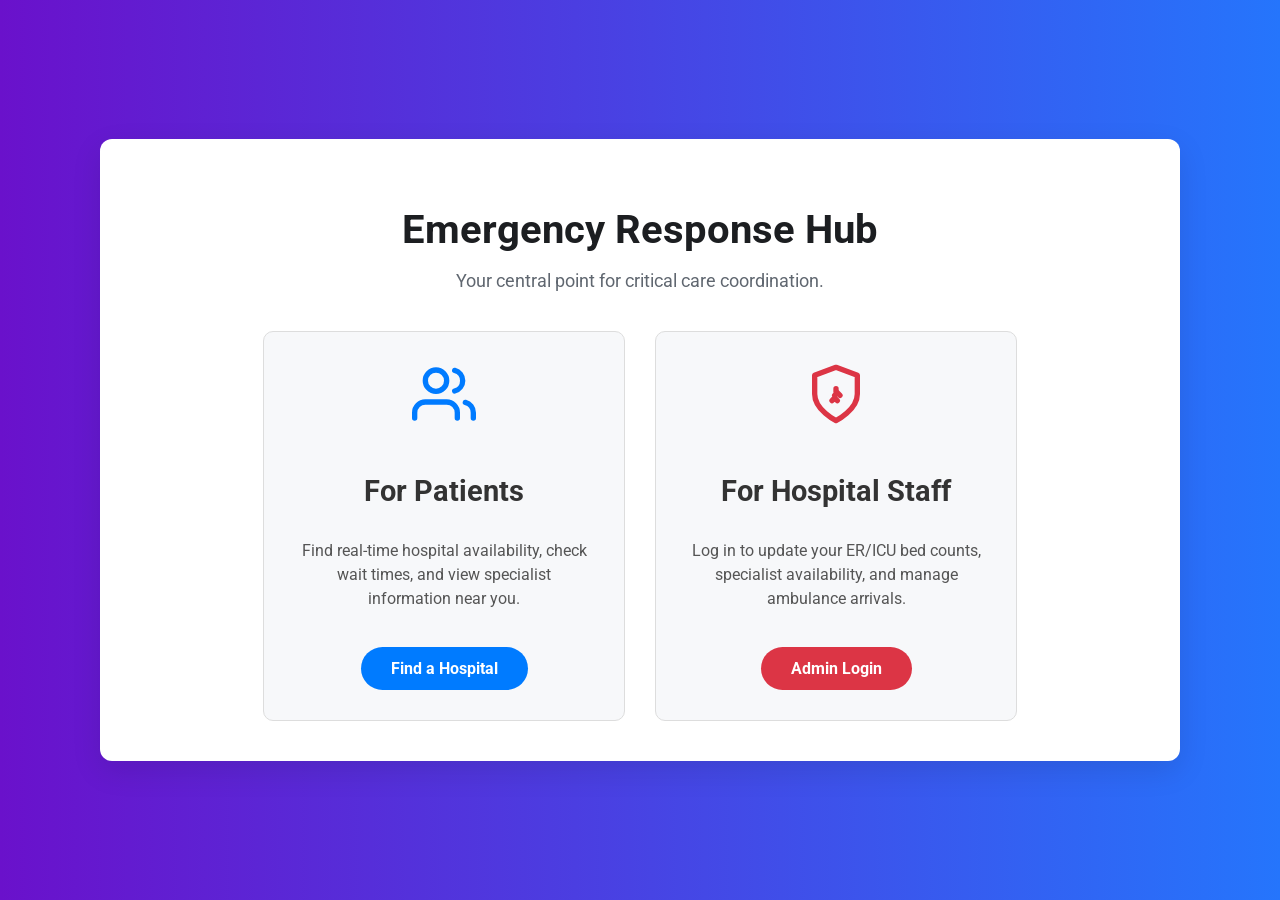
<file: index.html>
<!DOCTYPE html>
<html lang="en">
<head>
    <meta charset="UTF-8">
    <meta name="viewport" content="width=device-width, initial-scale=1.0">
    <title>Welcome to the Emergency Response Hub</title>
    <link rel="stylesheet" href="landing_style.css"> 
    <link href="https://fonts.googleapis.com/css2?family=Roboto:wght@300;400;700&display=swap" rel="stylesheet">
</head>
<body>
    <div class="portal-container">
        <header class="portal-header">
            <h1>Emergency Response Hub</h1>
            <p>Your central point for critical care coordination.</p>
        </header>
        <div class="portal-choices">
            <a href="patient_portal.html" class="portal-card patient-portal">
                <div class="portal-icon">
                    <svg xmlns="http://www.w3.org/2000/svg" width="64" height="64" viewBox="0 0 24 24" fill="none" stroke="currentColor" stroke-width="2" stroke-linecap="round" stroke-linejoin="round"><path d="M17 21v-2a4 4 0 0 0-4-4H5a4 4 0 0 0-4 4v2"></path><circle cx="9" cy="7" r="4"></circle><path d="M23 21v-2a4 4 0 0 0-3-3.87"></path><path d="M16 3.13a4 4 0 0 1 0 7.75"></path></svg>
                </div>
                <h2>For Patients</h2>
                <p>Find real-time hospital availability, check wait times, and view specialist information near you.</p>
                <span class="portal-button">Find a Hospital</span>
            </a>

            <a href="hospital_portal.html" class="portal-card hospital-portal">
                <div class="portal-icon">
                     <svg xmlns="http://www.w3.org/2000/svg" width="64" height="64" viewBox="0 0 24 24" fill="none" stroke="currentColor" stroke-width="2" stroke-linecap="round" stroke-linejoin="round"><path d="M12 22s8-4 8-10V5l-8-3-8 3v7c0 6 8 10 8 10z"></path><path d="M12 11v-1"></path><path d="m12.5 14.5-1-1-1 1"></path><path d="m11.5 12.5 1-1 1 1"></path></svg>
                </div>
                <h2>For Hospital Staff</h2>
                <p>Log in to update your ER/ICU bed counts, specialist availability, and manage ambulance arrivals.</p>
                <span class="portal-button">Admin Login</span>
            </a>
        </div>
    </div>
</body>
</html>
</file>
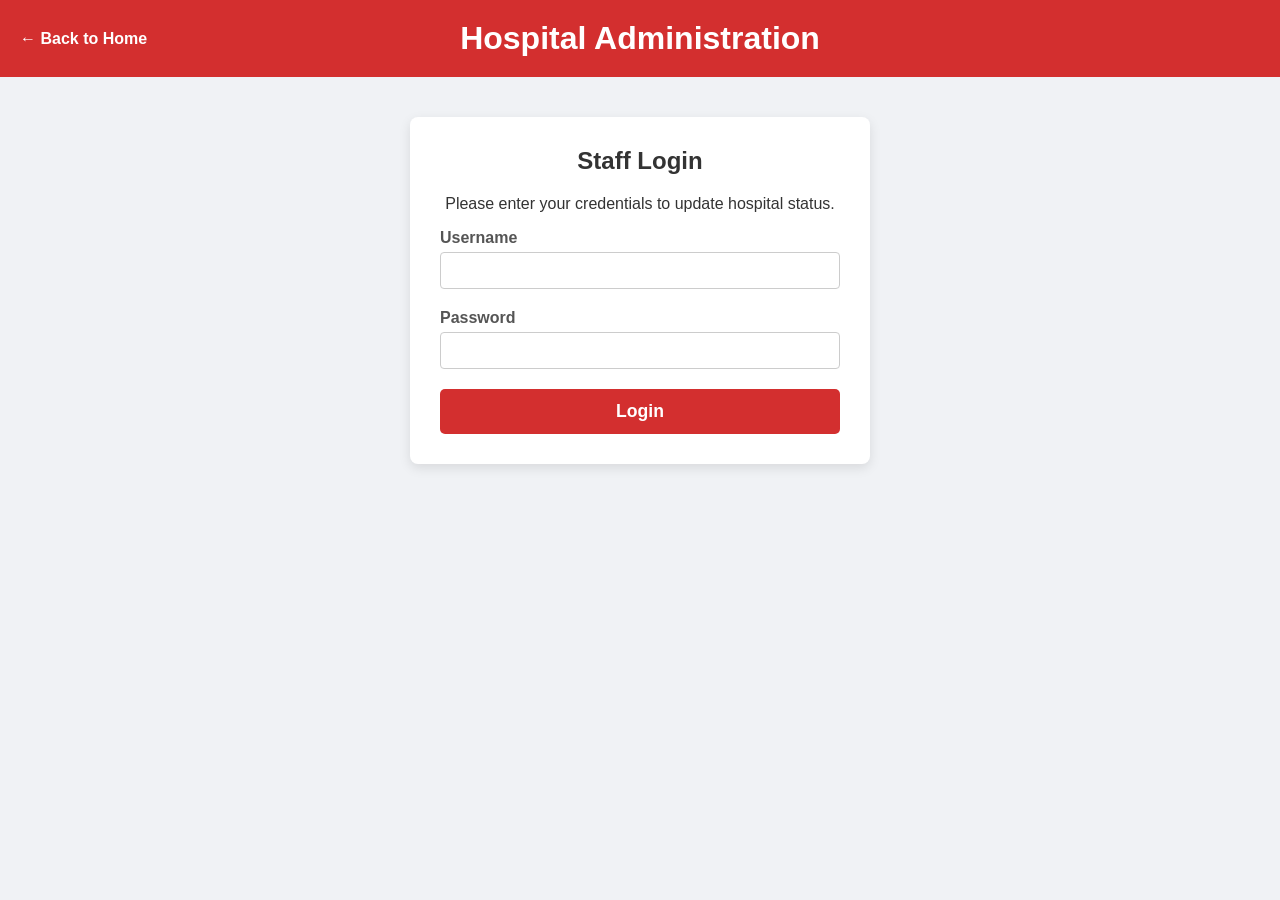
<file: hospital_portal.html>
<!DOCTYPE html>
<html lang="en">
<head>
    <meta charset="UTF-8">
    <meta name="viewport" content="width=device-width, initial-scale=1.0">
    <title>Hospital Admin Portal</title>
    <link rel="stylesheet" href="hospital_style.css">
</head>
<body>
    <header>
        <h1>Hospital Administration</h1>
        <a href="index.html" class="back-link">&larr; Back to Home</a>
    </header>

    <main class="container">
        <!-- The Login Form Section -->
        <div id="login-section">
            <div class="login-card">
                <h2>Staff Login</h2>
                <p>Please enter your credentials to update hospital status.</p>
                <form id="login-form">
                    <div class="input-group">
                        <label for="username">Username</label>
                        <input type="text" id="username" name="username" required>
                    </div>
                    <div class="input-group">
                        <label for="password">Password</label>
                        <input type="password" id="password" name="password" required>
                    </div>
                    <button type="submit" class="login-button">Login</button>
                </form>
            </div>
        </div>

        <!-- The Dashboard Section (Initially Hidden) -->
        <div id="dashboard-section" class="hidden">
            <h2>CMC Hospital, Vellore - Status Dashboard</h2>
            <p>Last updated: September 27, 2025, 10:15 PM</p>

            <div class="dashboard-cards">
                <!-- Card for ER and ICU Beds -->
                <div class="update-card">
                    <h3>Bed Availability</h3>
                    <div class="input-group">
                        <label for="er-beds">Emergency Ward (ER) Beds Available</label>
                        <input type="number" id="er-beds" value="2" min="0">
                    </div>
                    <div class="input-group">
                        <label for="icu-beds">ICU Beds Available</label>
                        <input type="number" id="icu-beds" value="1" min="0">
                    </div>
                </div>

                <!-- Card for Ambulance Status -->
                <div class="update-card">
                    <h3>Ambulance Status</h3>
                    <div class="input-group">
                        <label for="ambulances">Ambulances Available</label>
                        <input type="number" id="ambulances" value="3" min="0">
                    </div>
                </div>
                
                <!-- Card for Overall Status -->
                <div class="update-card">
                    <h3>Overall ER Status</h3>
                    <div class="input-group">
                         <label for="overall-status">Set Emergency Ward Status</label>
                         <select id="overall-status">
                             <option value="Available">Available</option>
                             <option value="Limited" selected>Limited Capacity</option>
                             <option value="At Capacity">At Capacity</option>
                         </select>
                    </div>
                </div>
            </div>
            
            <button id="update-status-btn" class="update-button">Update Live Status</button>
            <p id="success-message" class="hidden">Status updated successfully!</p>
        </div>
    </main>

    <script>
        // Simple JavaScript to simulate login and show dashboard
        document.getElementById('login-form').addEventListener('submit', function(event) {
            event.preventDefault(); // Prevent form from actually submitting
            
            document.getElementById('login-section').classList.add('hidden');
            document.getElementById('dashboard-section').classList.remove('hidden');
        });

        // Show a confirmation message on update
        document.getElementById('update-status-btn').addEventListener('click', function() {
            const successMsg = document.getElementById('success-message');
            successMsg.classList.remove('hidden');
            // Hide the message after a few seconds
            setTimeout(() => {
                successMsg.classList.add('hidden');
            }, 3000);
        });
    </script>
</body>
</html>
</file>
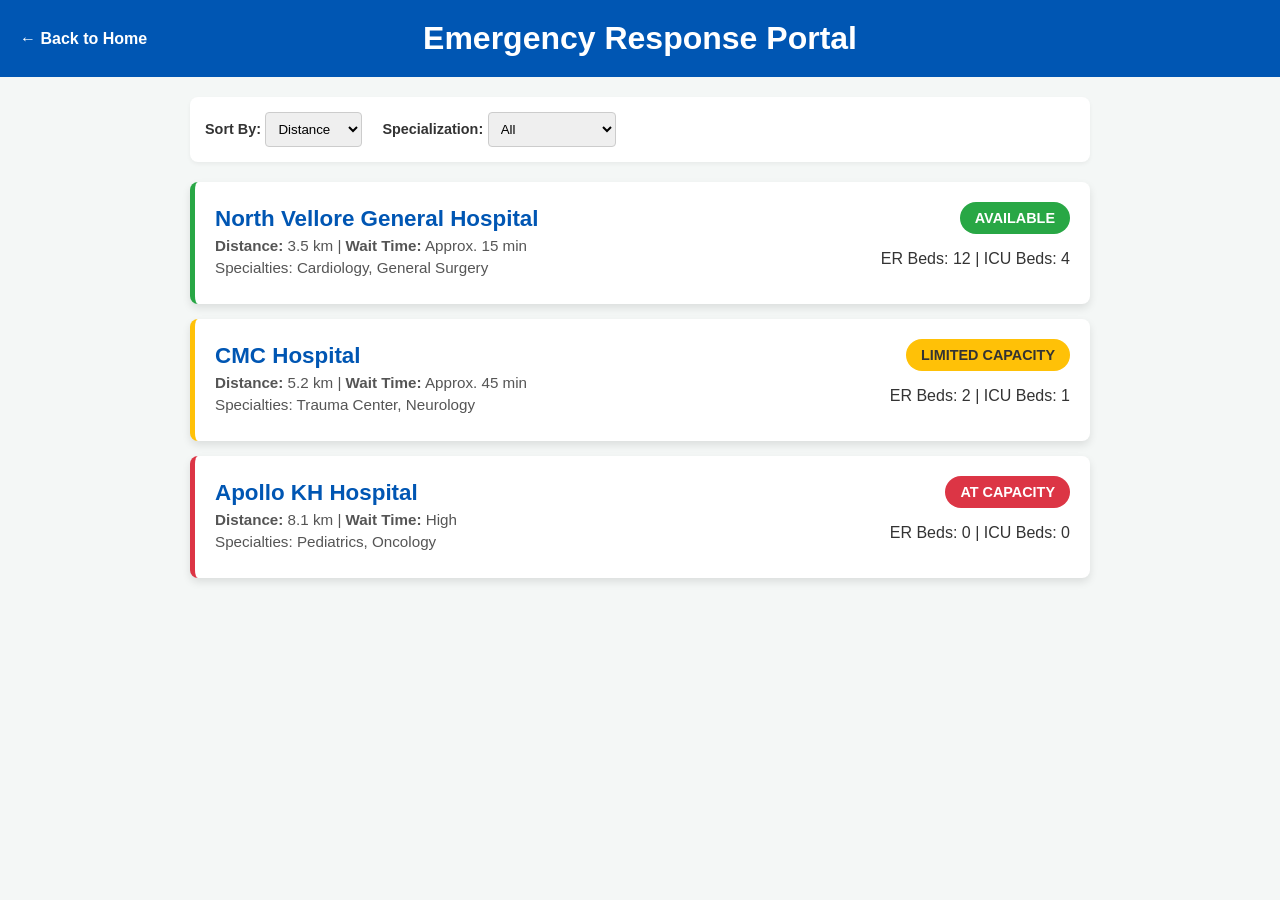
<file: patient_portal.html>
<!DOCTYPE html>
<html lang="en">
<head>
    <meta charset="UTF-8">
    <meta name="viewport" content="width=device-width, initial-scale=1.0">
    <title>Patient Portal - Hospital List</title>
    <link rel="stylesheet" href="portal_style.css"> 
</head>
<body>
    <header>
        <h1>Emergency Response Portal</h1>
        <a href="index.html" class="back-link">&larr; Back to Home</a> 
    </header>
    <main class="container">
        <section class="filters">
            <div class="filter-group">
                <label for="sort-by">Sort By:</label>
                <select id="sort-by" name="sort-by"><option value="distance">Distance</option><option value="wait-time">Wait Time</option></select>
            </div>
            <div class="filter-group">
                <label for="specialization">Specialization:</label>
                <select id="specialization" name="specialization"><option value="all">All</option><option value="cardiology">Cardiology</option><option value="neurology">Neurology</option><option value="trauma">Trauma Center</option></select>
            </div>
        </section>
        <section id="hospital-list">
            <div class="hospital-card">
                <div class="hospital-info"><h2>North Vellore General Hospital</h2><p class="details"><strong>Distance:</strong> 3.5 km | <strong>Wait Time:</strong> Approx. 15 min</p><p class="specialties">Specialties: Cardiology, General Surgery</p></div>
                <div class="hospital-status"><span class="status-indicator available">Available</span><p>ER Beds: 12 | ICU Beds: 4</p></div>
            </div>
            <div class="hospital-card">
                <div class="hospital-info"><h2>CMC Hospital</h2><p class="details"><strong>Distance:</strong> 5.2 km | <strong>Wait Time:</strong> Approx. 45 min</p><p class="specialties">Specialties: Trauma Center, Neurology</p></div>
                <div class="hospital-status"><span class="status-indicator limited">Limited Capacity</span><p>ER Beds: 2 | ICU Beds: 1</p></div>
            </div>
            <div class="hospital-card">
                <div class="hospital-info"><h2>Apollo KH Hospital</h2><p class="details"><strong>Distance:</strong> 8.1 km | <strong>Wait Time:</strong> High</p><p class="specialties">Specialties: Pediatrics, Oncology</p></div>
                <div class="hospital-status"><span class="status-indicator full">At Capacity</span><p>ER Beds: 0 | ICU Beds: 0</p></div>
            </div>
        </section>
    </main>
</body>
</html>
</file>
<file: landing_style.css>
body {
    font-family: 'Roboto', sans-serif; margin: 0; display: flex; justify-content: center; align-items: center; min-height: 100vh;
    background: linear-gradient(to right, #6a11cb, #2575fc); color: #333;
}
.portal-container {
    background-color: white; border-radius: 12px; box-shadow: 0 10px 30px rgba(0, 0, 0, 0.1);
    width: 90%; max-width: 1000px; padding: 40px; text-align: center;
}
.portal-header h1 { font-size: 2.5em; font-weight: 700; margin-bottom: 10px; color: #1c1e21; }
.portal-header p { font-size: 1.1em; color: #606770; margin-bottom: 40px; }
.portal-choices { display: flex; justify-content: center; gap: 30px; flex-wrap: wrap; }
.portal-card {
    background-color: #f7f8fa; border: 1px solid #ddd; border-radius: 10px; padding: 30px; width: 300px;
    text-decoration: none; color: inherit; transition: transform 0.3s ease, box-shadow 0.3s ease;
    display: flex; flex-direction: column; align-items: center;
}
.portal-card:hover { transform: translateY(-10px); box-shadow: 0 12px 24px rgba(0, 0, 0, 0.15); }
.portal-icon { margin-bottom: 20px; }
.patient-portal .portal-icon { color: #007bff; }
.hospital-portal .portal-icon { color: #dc3545; }
.portal-card h2 { font-size: 1.8em; margin-bottom: 15px; }
.portal-card p { font-size: 1em; color: #555; flex-grow: 1; line-height: 1.5; }
.portal-button {
    display: inline-block; padding: 12px 30px; border-radius: 25px; font-weight: bold;
    color: white; margin-top: 20px; transition: background-color 0.3s ease;
}
.patient-portal .portal-button { background-color: #007bff; }
.hospital-portal .portal-button { background-color: #dc3545; }
.portal-card:hover .portal-button { filter: brightness(1.1); }
</file>
<file: hospital_style.css>
/* --- General Styles --- */
body {
    font-family: -apple-system, BlinkMacSystemFont, "Segoe UI", Roboto, sans-serif;
    margin: 0;
    background-color: #f0f2f5;
    color: #333;
}
.container {
    max-width: 900px;
    margin: 20px auto;
    padding: 0 20px;
}
header {
    background-color: #d32f2f; /* Red color for admin */
    color: white;
    padding: 20px;
    text-align: center;
    position: relative;
}
header h1 { margin: 0; font-size: 2em; }
.back-link { position: absolute; top: 50%; left: 20px; transform: translateY(-50%); color: white; text-decoration: none; font-weight: bold; }
.hidden { display: none !important; }

/* --- Login Card --- */
.login-card {
    background-color: white;
    max-width: 400px;
    margin: 40px auto;
    padding: 30px;
    border-radius: 8px;
    box-shadow: 0 4px 12px rgba(0,0,0,0.1);
    text-align: center;
}
.login-card h2 { margin-top: 0; }

/* --- Input & Form Styles --- */
.input-group {
    margin-bottom: 20px;
    text-align: left;
}
.input-group label {
    display: block;
    margin-bottom: 5px;
    font-weight: bold;
    color: #555;
}
.input-group input, .input-group select {
    width: 100%;
    padding: 10px;
    border: 1px solid #ccc;
    border-radius: 4px;
    box-sizing: border-box; /* Important for padding */
}
.login-button, .update-button {
    width: 100%;
    padding: 12px;
    border: none;
    border-radius: 5px;
    color: white;
    font-size: 1.1em;
    font-weight: bold;
    cursor: pointer;
    transition: background-color 0.3s ease;
}
.login-button { background-color: #d32f2f; }
.login-button:hover { background-color: #b71c1c; }

/* --- Dashboard Styles --- */
#dashboard-section h2 { text-align: center; }
#dashboard-section > p { text-align: center; color: #666; margin-bottom: 30px; }
.dashboard-cards {
    display: grid;
    grid-template-columns: repeat(auto-fit, minmax(250px, 1fr));
    gap: 20px;
    margin-bottom: 30px;
}
.update-card {
    background-color: white;
    padding: 20px;
    border-radius: 8px;
    box-shadow: 0 2px 5px rgba(0,0,0,0.08);
}
.update-card h3 { margin-top: 0; border-bottom: 1px solid #eee; padding-bottom: 10px; }
.update-button { background-color: #28a745; } /* Green for update */
.update-button:hover { background-color: #218838; }
#success-message { text-align: center; color: #28a745; font-weight: bold; margin-top: 15px; }
</file>
<file: portal_style.css>
body { font-family: -apple-system, BlinkMacSystemFont, "Segoe UI", Roboto, sans-serif; margin: 0; background-color: #f4f7f6; color: #333; }
.container { max-width: 900px; margin: 20px auto; padding: 0 20px; }
header { background-color: #0056b3; color: white; padding: 20px; text-align: center; position: relative; }
header h1 { margin: 0; font-size: 2em; }
.back-link { position: absolute; top: 50%; left: 20px; transform: translateY(-50%); color: white; text-decoration: none; font-weight: bold; }
.filters { display: flex; gap: 20px; margin-bottom: 20px; background-color: white; padding: 15px; border-radius: 8px; box-shadow: 0 2px 4px rgba(0,0,0,0.05); }
.filter-group label { font-weight: bold; margin-bottom: 5px; font-size: 0.9em; }
.filter-group select { padding: 8px; border: 1px solid #ccc; border-radius: 4px; }
#hospital-list { display: flex; flex-direction: column; gap: 15px; }
.hospital-card {
    background-color: #ffffff; border-radius: 8px; box-shadow: 0 4px 8px rgba(0,0,0,0.1); padding: 20px;
    display: flex; justify-content: space-between; align-items: center; border-left: 5px solid #ccc;
}
.hospital-info h2 { margin: 0 0 5px 0; font-size: 1.4em; color: #0056b3; }
.hospital-info .details, .hospital-info .specialties { margin: 5px 0; color: #555; font-size: 0.95em; }
.hospital-status { text-align: right; flex-shrink: 0; padding-left: 20px; }
.status-indicator { display: inline-block; padding: 8px 15px; border-radius: 20px; font-weight: bold; color: white; font-size: 0.9em; text-transform: uppercase; }
.status-indicator.available { background-color: #28a745; }
.hospital-card:has(.status-indicator.available) { border-left-color: #28a745; }
.status-indicator.limited { background-color: #ffc107; color: #333; }
.hospital-card:has(.status-indicator.limited) { border-left-color: #ffc107; }
.status-indicator.full { background-color: #dc3545; }
.hospital-card:has(.status-indicator.full) { border-left-color: #dc3545; }
</file>
